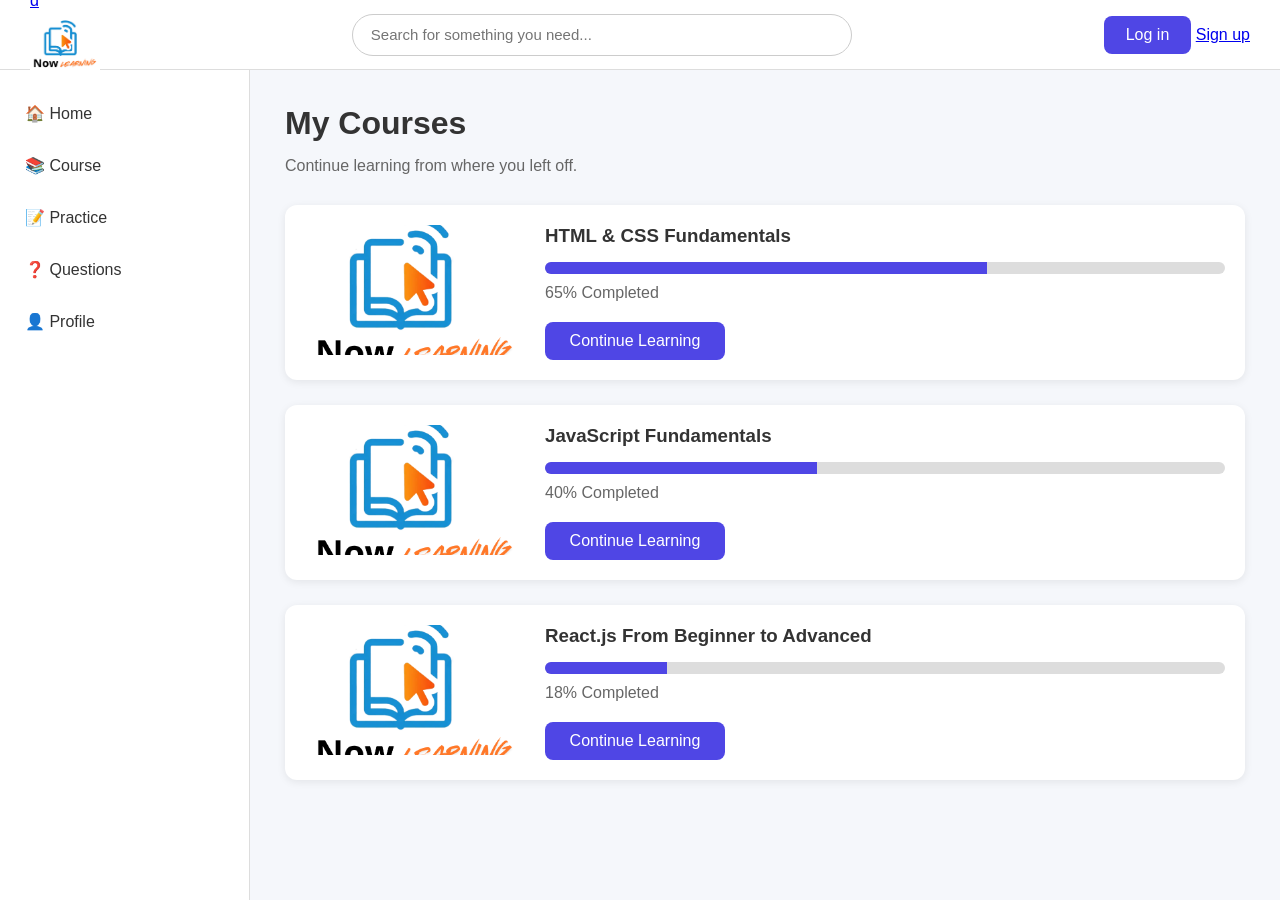
<file: index.html>
<!doctype html>
<html lang="vi">
  <head>
    <meta charset="UTF-8" />
    <meta name="viewport" content="width=device-width, initial-scale=1.0" />
    <title>Now Learning</title>
    <link rel="stylesheet" href="css/index.css" />
  </head>
  <body>
    <!-- Header -->
    <header class="header">
      <nav class="top-navbar">
        <!-- Logo -->
        <div class="logo">
          <a href="index.html">d
            <img src="assets/logo.png" alt="Now Learning Logo" />
          </a>
        </div>

        <!-- Thanh tìm kiếm -->
        <div class="search-area">
          <input
            type="search"
            id="course-search"
            class="search-input"
            placeholder="Search for something you need..."
          />
        </div>

        <!-- Tài khoản -->
        <div class="user-actions">
          <a href="login.html" class="login-btn">Log in</a>
          <a href="signup.html" class="signup-btn">Sign up</a>
          <a href="#" class="logout-btn">Log out</a>
        </div>
      </nav>
    </header>

    <!-- Nội dung chính -->
    <div class="page-layout">
      <!-- Sidebar -->
      <aside class="sidebar">
        <nav class="sidebar-nav">
          <ul class="sidebar-menu">
            <li class="menu-item">
              <a href="index.html" class="menu-link"> 🏠 Home </a>
            </li>

            <li class="menu-item">
              <a href="courses.html" class="menu-link"> 📚 Course </a>
            </li>

            <li class="menu-item">
              <a href="#" class="menu-link"> 📝 Practice </a>
            </li>

            <li class="menu-item">
              <a href="#" class="menu-link"> ❓ Questions</a>
            </li>

            <li class="menu-item">
              <a href="#" class="menu-link"> 👤 Profile </a>
            </li>
          </ul>
        </nav>
      </aside>

      <!-- Nội dung -->
      <main class="main-content">
        <h1>My Courses</h1>

        <p class="page-description">
          Continue learning from where you left off.
        </p>

        <div class="course-list">
          <div class="course-card">
            <img src="assets/course-html.jpg" alt="HTML CSS" />

            <div class="course-info">
              <h3>HTML & CSS Fundamentals</h3>

              <div class="progress-bar">
                <div class="progress" style="width: 65%"></div>
              </div>

              <span>65% Completed</span>

              <a href="#" class="continue-btn"> Continue Learning </a>
            </div>
          </div>

          <div class="course-card">
            <img src="assets/course-html.jpg" alt="JavaScript" />

            <div class="course-info">
              <h3>JavaScript Fundamentals</h3>

              <div class="progress-bar">
                <div class="progress" style="width: 40%"></div>
              </div>

              <span>40% Completed</span>

              <a href="#" class="continue-btn"> Continue Learning </a>
            </div>
          </div>

          <div class="course-card">
            <img src="assets/course-html.jpg" alt="React" />

            <div class="course-info">
              <h3>React.js From Beginner to Advanced</h3>

              <div class="progress-bar">
                <div class="progress" style="width: 18%"></div>
              </div>

              <span>18% Completed</span>

              <a href="#" class="continue-btn"> Continue Learning </a>
            </div>
          </div>
        </div>
      </main>
    </div>
    <script src="js/index.js"></script>
  </body>
</html>
</file>
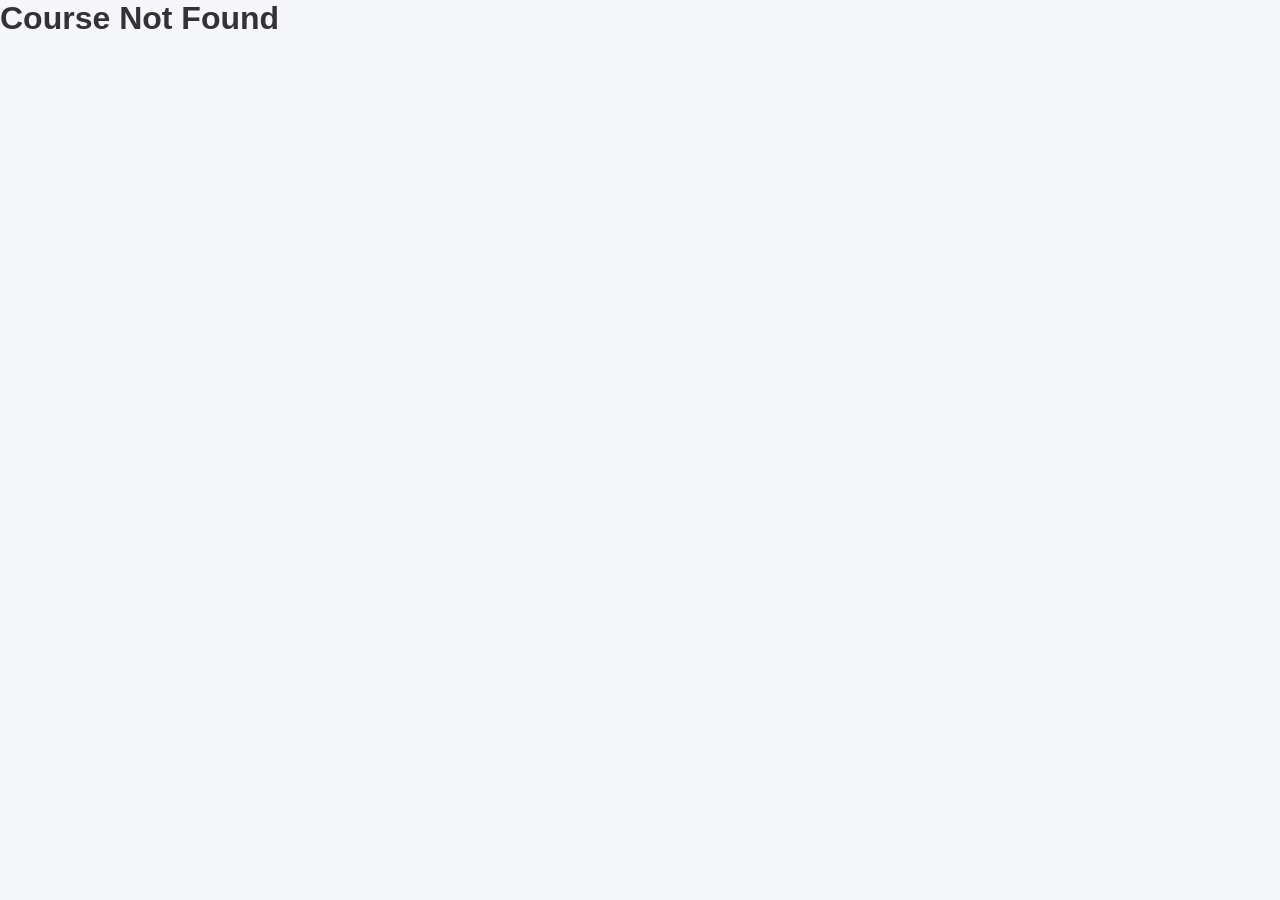
<file: course-detail.html>
<!doctype html>
<html lang="vi">
  <head>
    <meta charset="UTF-8" />
    <meta name="viewport" content="width=device-width, initial-scale=1.0" />
    <title>Now Learning</title>
    <link rel="stylesheet" href="css/index.css" />
    <link rel="stylesheet" href="css/courses-detail.css" />
  </head>
  <body>
    <!-- Header -->
    <header class="header">
      <nav class="top-navbar">
        <!-- Logo -->
        <div class="logo">
          <a href="index.html">
            <img src="assets/logo.png" alt="Now Learning Logo" />
          </a>
        </div>

        <!-- Thanh tìm kiếm -->
        <div class="search-area">
          <input
            type="search"
            id="course-search"
            class="search-input"
            placeholder="Search for something you need..."
          />
        </div>

        <!-- Tài khoản -->
        <div class="user-actions">
          <a href="login.html" class="login-btn">Log in</a>
          <a href="signup.html" class="signup-btn">Sign up</a>
          <a href="#" class="logout-btn">Log out</a>
        </div>
      </nav>
    </header>

    <!-- Nội dung chính -->
    <div class="page-layout">
      <!-- Sidebar -->
      <aside class="sidebar">
        <nav class="sidebar-nav">
          <ul class="sidebar-menu">
            <li class="menu-item">
              <a href="index.html" class="menu-link"> 🏠 Home </a>
            </li>

            <li class="menu-item">
              <a href="courses.html" class="menu-link"> 📚 Course </a>
            </li>

            <li class="menu-item">
              <a href="#" class="menu-link"> 📝 Practice </a>
            </li>

            <li class="menu-item">
              <a href="#" class="menu-link"> ❓ Questions</a>
            </li>

            <li class="menu-item">
              <a href="#" class="menu-link"> 👤 Profile </a>
            </li>
          </ul>
        </nav>
      </aside>

      <!-- Nội dung -->
      <main class="main-content">
        <!-- Tiêu đề -->
        <section class="course-header">
          <h1 id="courseTitle"></h1>
          <p class="course-meta">
            <span id="courseCategory"></span> • <span id="courseLevel"></span> •
            <span id="courseDuration"></span>
          </p>
        </section>

        <!-- Thông tin -->
        <section class="course-overview">
          <div class="course-image">
            <img id="courseImage" src="" alt="Course Image" />
          </div>

          <div class="course-summary">
            <h2 id="coursePrice"></h2>

            <p id="courseDescription"></p>

            <div class="teacher">
              <strong>Instructor</strong>
              <p id="courseInstructor"></p>
            </div>

            <button class="join-btn" id="actionBtn">Join Now</button>
          </div>
        </section>

        <!-- Danh sách -->
        <section class="lesson-section">
          <h2>Course Content</h2>

          <ul id="lessonList"></ul>
        </section>

        <!-- Đánh giá -->
        <section class="review-section">
          <h2>Student Reviews</h2>

          <div id="reviewList"></div>
        </section>

        <!-- Comment -->
        <section class="write-review">
          <h2>Write Review</h2>

          <textarea
            id="reviewText"
            placeholder="Write your review..."
          ></textarea>

          <button id="submitReview">Submit</button>
        </section>
      </main>
    </div>
    <script src="js/data.js"></script>
    <script src="js/course-detail.js"></script>
  </body>
</html>
</file>
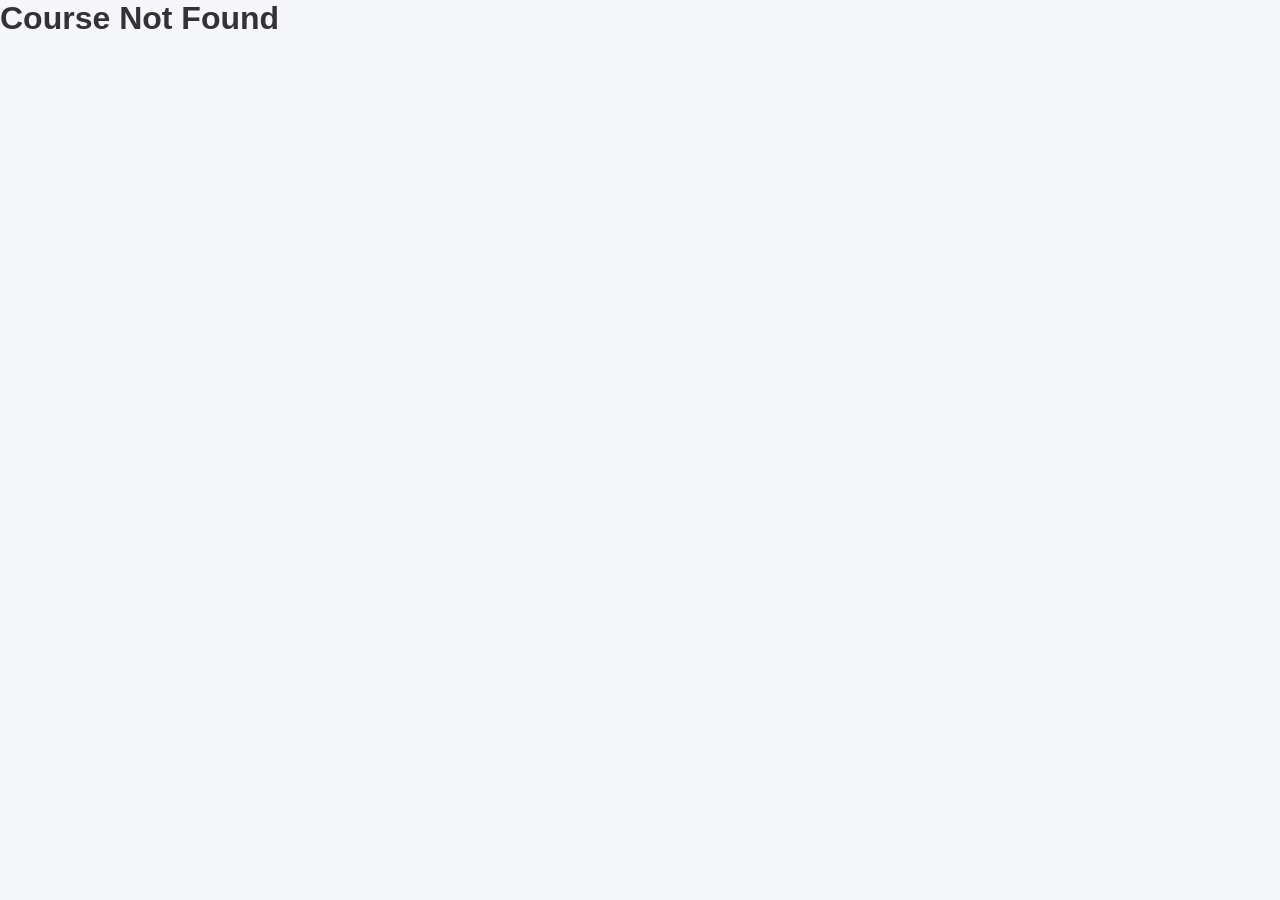
<file: courses-detail.html>
<!doctype html>
<html lang="vi">
  <head>
    <meta charset="UTF-8" />
    <meta name="viewport" content="width=device-width, initial-scale=1.0" />
    <title>Now Learning</title>
    <link rel="stylesheet" href="css/index.css" />
    <link rel="stylesheet" href="css/courses-detail.css" />
  </head>
  <body>
    <!-- Header -->
    <header class="header">
      <nav class="top-navbar">
        <!-- Logo -->
        <div class="logo">
          <a href="index.html">
            <img src="assets/logo.png" alt="Now Learning Logo" />
          </a>
        </div>

        <!-- Thanh tìm kiếm -->
        <div class="search-area">
          <input
            type="search"
            id="course-search"
            class="search-input"
            placeholder="Search for something you need..."
          />
        </div>

        <!-- Tài khoản -->
        <div class="user-actions">
          <a href="login.html" class="login-btn">Log in</a>
          <a href="signup.html" class="signup-btn">Sign up</a>
          <a href="#" class="logout-btn">Log out</a>
        </div>
      </nav>
    </header>

    <!-- Nội dung chính -->
    <div class="page-layout">
      <!-- Sidebar -->
      <aside class="sidebar">
        <nav class="sidebar-nav">
          <ul class="sidebar-menu">
            <li class="menu-item">
              <a href="index.html" class="menu-link"> 🏠 Home </a>
            </li>

            <li class="menu-item">
              <a href="courses.html" class="menu-link"> 📚 Course </a>
            </li>

            <li class="menu-item">
              <a href="#" class="menu-link"> 📝 Practice </a>
            </li>

            <li class="menu-item">
              <a href="#" class="menu-link"> ❓ Questions</a>
            </li>

            <li class="menu-item">
              <a href="#" class="menu-link"> 👤 Profile </a>
            </li>
          </ul>
        </nav>
      </aside>

      <!-- Nội dung -->
      <main class="main-content">
        <!-- Tiêu đề -->
        <section class="course-header">
          <h1 id="courseTitle"></h1>
          <p class="course-meta">
            <span id="courseCategory"></span> • <span id="courseLevel"></span> •
            <span id="courseDuration"></span>
          </p>
        </section>

        <!-- Thông tin -->
        <section class="course-overview">
          <div class="course-image">
            <img id="courseImage" src="" alt="Course Image" />
          </div>

          <div class="course-summary">
            <h2 id="coursePrice"></h2>

            <p id="courseDescription"></p>

            <div class="teacher">
              <strong>Instructor</strong>
              <p id="courseInstructor"></p>
            </div>

            <button class="join-btn" id="actionBtn">Join Now</button>
          </div>
        </section>

        <!-- Danh sách -->
        <section class="lesson-section">
          <h2>Course Content</h2>

          <ul id="lessonList"></ul>
        </section>

        <!-- Đánh giá -->
        <section class="review-section">
          <h2>Student Reviews</h2>

          <div id="reviewList"></div>
        </section>

        <!-- Comment -->
        <section class="write-review">
          <h2>Write Review</h2>

          <textarea
            id="reviewText"
            placeholder="Write your review..."
          ></textarea>

          <button id="submitReview">Submit</button>
        </section>
      </main>
    </div>
    <script src="js/data.js"></script>
    <script src="js/courses-detail.js"></script>
  </body>
</html>
</file>
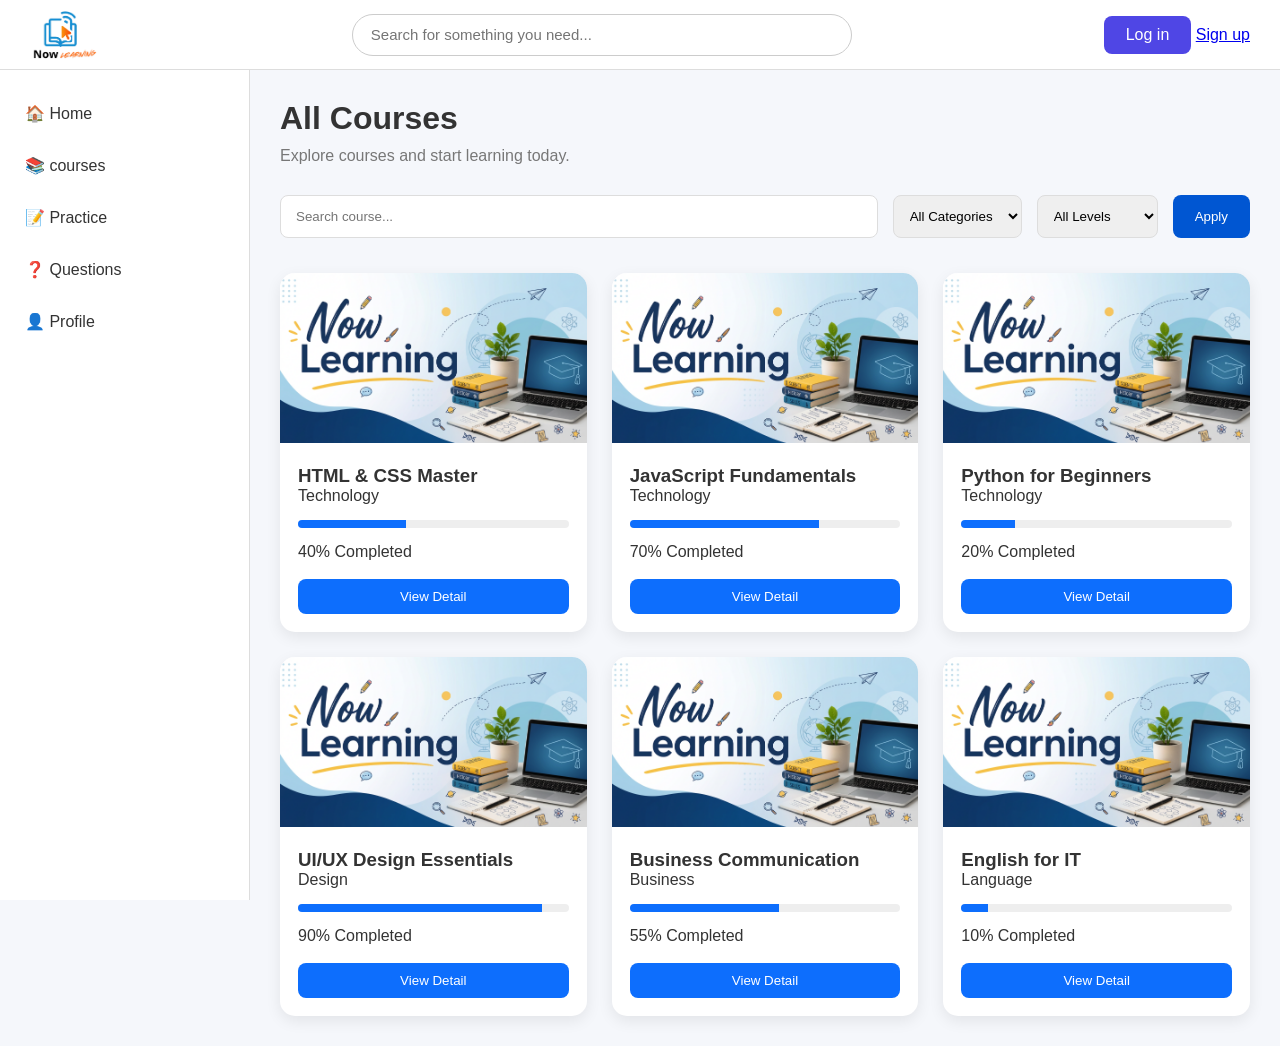
<file: courses.html>
<!doctype html>
<html lang="vi">
  <head>
    <meta charset="UTF-8" />
    <meta name="viewport" content="width=device-width, initial-scale=1.0" />
    <title>Now Learning</title>
    <link rel="stylesheet" href="css/courses.css" />
  </head>
  <body>
    <!-- Header -->
    <header class="header">
      <nav class="top-navbar">
        <!-- Logo -->
        <div class="logo">
          <a href="index.html">
            <img src="assets/logo.png" alt="Now Learning Logo" />
          </a>
        </div>

        <!-- Thanh tìm kiếm -->
        <div class="search-area">
          <input
            type="search"
            id="course-search"
            class="search-input"
            placeholder="Search for something you need..."
          />
        </div>

        <!-- Tài khoản -->
        <div class="user-actions">
          <a href="login.html" class="login-btn">Log in</a>
          <a href="signup.html" class="signup-btn">Sign up</a>
          <a href="#" class="logout-btn">Log out</a>
        </div>
      </nav>
    </header>

    <!-- Nội dung chính -->
    <div class="page-layout">
      <!-- Sidebar -->
      <aside class="sidebar">
        <nav class="sidebar-nav">
          <ul class="sidebar-menu">
            <li class="menu-item">
              <a href="index.html" class="menu-link"> 🏠 Home </a>
            </li>

            <li class="menu-item">
              <a href="courses.html" class="menu-link"> 📚 courses </a>
            </li>

            <li class="menu-item">
              <a href="#" class="menu-link"> 📝 Practice </a>
            </li>

            <li class="menu-item">
              <a href="#" class="menu-link"> ❓ Questions</a>
            </li>

            <li class="menu-item">
              <a href="#" class="menu-link"> 👤 Profile </a>
            </li>
          </ul>
        </nav>
      </aside>

      <!-- Nội dung -->
      <main class="main-content">
        <div class="page-title">
          <h1>All Courses</h1>
          <p>Explore courses and start learning today.</p>
        </div>

        <!-- Bộ lọc -->
        <section class="course-filter">
          <input
            type="text"
            placeholder="Search course..."
            class="filter-search"
          />

          <select class="filter-select">
            <option>All Categories</option>
            <option>Technology</option>
            <option>Language</option>
            <option>Business</option>
          </select>

          <select class="filter-select">
            <option>All Levels</option>
            <option>Beginner</option>
            <option>Intermediate</option>
            <option>Advanced</option>
          </select>

          <button class="filter-btn">Apply</button>
        </section>

        <!-- Danh sách khóa học -->

        <section class="course-grid" id="courseGrid">

        </section>
      </main>
    </div>
    <script src="js/data.js"></script>
    <script src="js/courses.js"></script>
  </body>
</html>
</file>
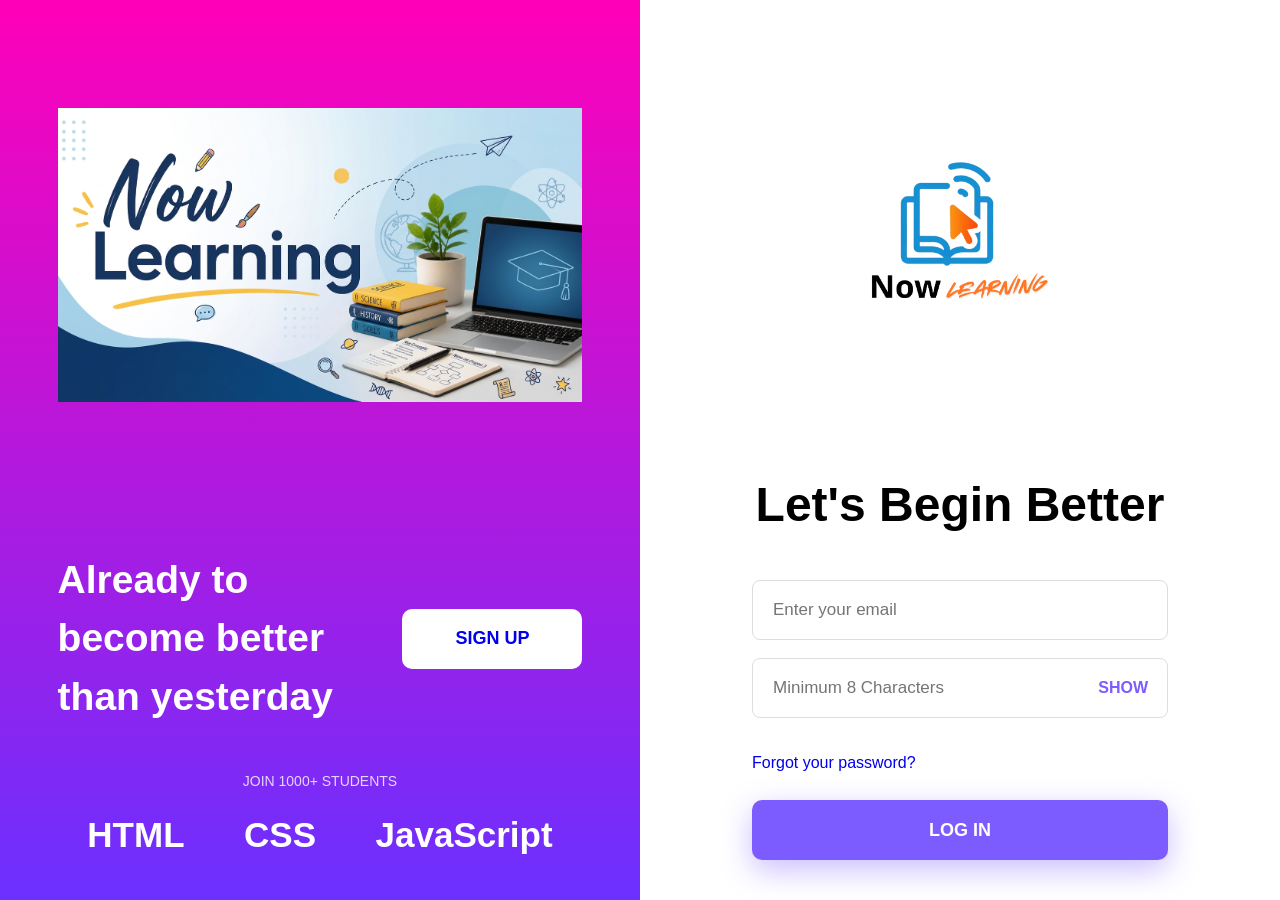
<file: login.html>
<!doctype html>
<html lang="en">
  <head>
    <meta charset="UTF-8" />
    <meta name="viewport" content="width=device-width, initial-scale=1.0" />
    <title>Login</title>

    <link rel="stylesheet" href="css/signup.css" />
  </head>

  <body>
    <div class="container">
      <!-- LEFT -->
      <section class="left">
        <div class="left-content">
          <div class="image-box">
            <img src="assets/banner.jpg" alt="Ảnh eLearning" />
          </div>

          <div class="login-box">
            <p>Already to become better than yesterday</p>

            <a href="signup.html" class="button">SIGN UP</a>
          </div>

          <div class="partner">
            <span>JOIN 1000+ STUDENTS</span>

            <div class="brands">
              <h2>HTML</h2>
              <h2>CSS</h2>
              <h2>JavaScript</h2>
            </div>
          </div>
        </div>
      </section>

      <!-- RIGHT -->
      <section class="right">
        <div class="right-content">
          <form class="form">
            <img class="logo" src="assets/logo.png" alt="Logo" />

            <h1>Let's Begin Better</h1>

            <input type="email" placeholder="Enter your email" />

            <div class="password">
              <input
                id="password"
                type="password"
                placeholder="Minimum 8 Characters"
              />
              <span class="togglePassword">SHOW</span>
            </div>
            <p id="message"></p>
            <a href="#" class="forgotPass">Forgot your password?</a>
            <button type="submit" class="signup">LOG IN</button>
          </form>
        </div>
      </section>
    </div>
  </body>
  <script src="js/login.js"></script>
</html>
</file>
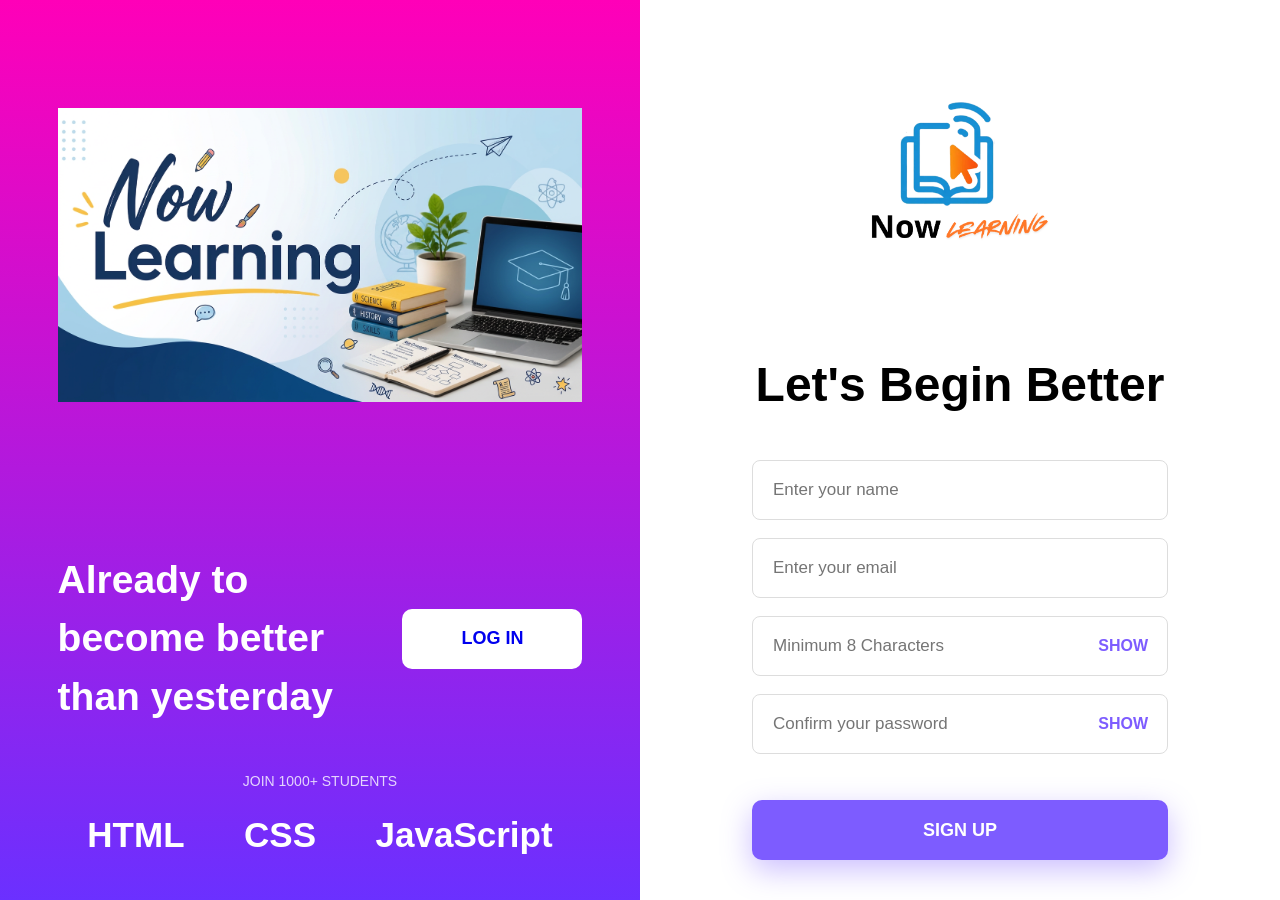
<file: signup.html>
<!doctype html>
<html lang="en">
  <head>
    <meta charset="UTF-8" />
    <meta name="viewport" content="width=device-width, initial-scale=1.0" />
    <title>Login</title>

    <link rel="stylesheet" href="css/signup.css" />
  </head>

  <body>
    <div class="container">
      <!-- LEFT -->
      <section class="left">
        <div class="left-content">
          <div class="image-box">
            <img src="assets/banner.jpg" alt="Ảnh eLearning" />
          </div>

          <div class="login-box">
            <p>Already to become better than yesterday</p>

            <a href="login.html" class="button">LOG IN</a>
          </div>

          <div class="partner">
            <span>JOIN 1000+ STUDENTS</span>

            <div class="brands">
              <h2>HTML</h2>
              <h2>CSS</h2>
              <h2>JavaScript</h2>
            </div>
          </div>
        </div>
      </section>

      <!-- RIGHT -->
      <section class="right">
        <div class="right-content">
          <form class="form">
            <img class="logo" src="assets/logo.png" alt="Logo" />

            <h1>Let's Begin Better</h1>

            <input type="text" placeholder="Enter your name" />

            <input type="email" placeholder="Enter your email" />

            <div class="password">
              <input
                id="password"
                type="password"
                placeholder="Minimum 8 Characters"
              />
              <span class="togglePassword">SHOW</span>
            </div>

            <div class="password">
              <input
                id="confirmPassword"
                type="password"
                placeholder="Confirm your password"
              />
              <span class="togglePassword">SHOW</span>
            </div>

            <p id="message"></p>
            <button type="submit" class="signup">SIGN UP</button>
          </form>
        </div>
      </section>
    </div>
  </body>
  <script src="js/signup.js"></script>
</html>
</file>
<file: css/index.css>
/* ===========================
   RESET
=========================== */

* {
  margin: 0;
  padding: 0;
  box-sizing: border-box;
}

body {
  font-family: Arial, Helvetica, sans-serif;
  background: #f5f7fb;
  color: #333;
}

/* ===========================
   HEADER
=========================== */

.header {
  width: 100%;
  height: 70px;
  background: #ffffff;
  border-bottom: 1px solid #ddd;
  position: fixed;
  top: 0;
  left: 0;
  z-index: 1000;
}

.top-navbar {
  width: 100%;
  height: 100%;
  padding: 0 30px;

  display: flex;
  align-items: center;
  justify-content: space-between;
}

/* ===========================
   LOGO
=========================== */

.logo img {
  max-width: 70px;
  height: auto;
  display: block;
}

/* ===========================
   SEARCH
=========================== */

.search-area {
  flex: 1;
  display: flex;
  justify-content: center;
  margin: 0 40px;
}

.search-input {
  width: 500px;
  max-width: 100%;
  height: 42px;

  padding: 0 18px;

  border: 1px solid #ccc;
  border-radius: 25px;

  font-size: 15px;
  outline: none;
}

.search-input:focus {
  border-color: #4f46e5;
}

/* ===========================
   LOGIN
=========================== */

.login-btn {
  display: inline-block;

  padding: 10px 22px;

  background: #4f46e5;
  color: white;

  text-decoration: none;
  border-radius: 8px;

  transition: 0.3s;
}

.login-btn:hover {
  background: #372fc7;
}

.logout-btn{
  display: none;
}
/* ===========================
   LAYOUT
=========================== */

.page-layout {
  display: flex;
  margin-top: 70px;
}

/* ===========================
   SIDEBAR
=========================== */

.sidebar {
  width: 250px;
  height: calc(100vh - 70px);

  background: white;
  border-right: 1px solid #ddd;

  position: fixed;
  left: 0;
  top: 70px;

  overflow-y: auto;
}

.sidebar-nav {
  padding: 20px 0;
}

.sidebar-menu {
  list-style: none;
}

.menu-item {
  margin-bottom: 5px;
}

.menu-link {
  display: block;

  padding: 14px 25px;

  color: #333;
  text-decoration: none;

  transition: 0.25s;
}

.menu-link:hover {
  background: #4f46e5;
  color: white;
}

.menu-item.active .menu-link {
  background: #4f46e5;
  color: white;
}

/* ===========================
   MAIN CONTENT
=========================== */

.main-content {
  flex: 1;

  margin-left: 250px;

  padding: 35px;
}

.main-content h1 {
  margin-bottom: 15px;
}

/* ===========================
   DASHBOARD
=========================== */

.page-description{
    color:#666;
    margin-bottom:30px;
}

.course-list{
    display:flex;
    flex-direction:column;
    gap:25px;
}

.course-card{
    display:flex;
    gap:20px;

    background:#fff;

    padding:20px;

    border-radius:12px;

    box-shadow:0 2px 8px rgba(0,0,0,.08);
}

.course-card img{
    width:220px;
    height:130px;

    object-fit:cover;

    border-radius:10px;
}

.course-info{
    flex:1;

    display:flex;
    flex-direction:column;
}

.course-info h3{
    margin-bottom:15px;
}

.progress-bar{
    width:100%;
    height:12px;

    background:#ddd;

    border-radius:10px;

    overflow:hidden;

    margin-bottom:10px;
}

.progress{
    height:100%;

    background:#4f46e5;
}

.course-info span{
    color:#666;
    margin-bottom:20px;
}

.continue-btn{
    width:180px;

    padding:10px;

    text-align:center;

    text-decoration:none;

    color:#fff;

    background:#4f46e5;

    border-radius:8px;

    transition:.3s;
}

.continue-btn:hover{
    background:#372fc7;
}

@media(max-width:768px){

    .course-card{
        flex-direction:column;
    }

    .course-card img{
        width:100%;
        height:220px;
    }

    .continue-btn{
        width:100%;
    }

}

/* ===========================
   RESPONSIVE
=========================== */

@media (max-width: 768px) {
  .top-navbar {
    padding: 0 15px;
  }

  .search-area {
    margin: 0 15px;
  }

  .search-input {
    width: 100%;
  }

  .sidebar {
    width: 200px;
  }

  .main-content {
    margin-left: 200px;
  }

  .logo img {
    width: 120px;
  }
}

@media (max-width: 576px) {
  .sidebar {
    display: none;
  }

  .main-content {
    margin-left: 0;
  }

  .search-area {
    display: none;
  }

  .login-btn {
    padding: 8px 16px;
  }
}
</file>
<file: css/courses-detail.css>
.course-header {
  margin-bottom: 30px;
}

.course-header h1 {
  font-size: 34px;

  margin-bottom: 10px;
}

.course-meta {
  color: #777;
}

.course-overview {
  display: grid;

  grid-template-columns: 2fr 1fr;

  gap: 30px;

  margin-bottom: 40px;
}

.course-image img {
  width: 100%;

  border-radius: 15px;
}

.course-summary {
  background: white;

  padding: 25px;

  border-radius: 15px;

  box-shadow: 0 5px 15px rgba(0, 0, 0, 0.08);
}

.join-btn {
  width: 100%;

  padding: 14px;

  background: #0056d2;

  color: white;

  border: none;

  border-radius: 10px;

  cursor: pointer;

  margin-top: 20px;
}

.course-description {
  margin: 40px 0;
}

.lesson-section {
  background: white;

  padding: 25px;

  border-radius: 15px;

  margin-bottom: 35px;
}

.lesson-section ul {
  list-style: none;
}

.lesson-section li {
  display: flex;

  justify-content: space-between;

  padding: 15px 0;

  border-bottom: 1px solid #eee;
}

.review-section {
  background: white;

  padding: 25px;

  border-radius: 15px;

  margin-bottom: 30px;
}

.review {
  border-bottom: 1px solid #eee;

  padding: 15px 0;
}

.write-review {
  background: white;

  padding: 25px;

  border-radius: 15px;
}

.write-review textarea {
  width: 100%;

  height: 130px;

  padding: 15px;

  margin: 20px 0;

  resize: none;
}

.write-review button {
  padding: 12px 25px;

  background: #0056d2;

  color: white;

  border: none;

  border-radius: 8px;

  cursor: pointer;
}
</file>
<file: css/courses.css>
/* ===========================
   HEADER
=========================== */
/* ===========================
   RESET
=========================== */

* {
  margin: 0;
  padding: 0;
  box-sizing: border-box;
}

body {
  font-family: Arial, Helvetica, sans-serif;
  background: #f5f7fb;
  color: #333;
}

.header {
  width: 100%;
  height: 70px;
  background: #ffffff;
  border-bottom: 1px solid #ddd;
  position: fixed;
  top: 0;
  left: 0;
  z-index: 1000;
}

.top-navbar {
  width: 100%;
  height: 100%;
  padding: 0 30px;

  display: flex;
  align-items: center;
  justify-content: space-between;
}

/* ===========================
   LOGO
=========================== */

.logo img {
  max-width: 70px;
  height: auto;
  display: block;
}

/* ===========================
   SEARCH
=========================== */

.search-area {
  flex: 1;
  display: flex;
  justify-content: center;
  margin: 0 40px;
}

.search-input {
  width: 500px;
  max-width: 100%;
  height: 42px;

  padding: 0 18px;

  border: 1px solid #ccc;
  border-radius: 25px;

  font-size: 15px;
  outline: none;
}

.search-input:focus {
  border-color: #4f46e5;
}

/* ===========================
   LOGIN
=========================== */

.login-btn {
  display: inline-block;

  padding: 10px 22px;

  background: #4f46e5;
  color: white;

  text-decoration: none;
  border-radius: 8px;

  transition: 0.3s;
}

.login-btn:hover {
  background: #372fc7;
}

.logout-btn{
  display: none;
}
/* ===========================
   LAYOUT
=========================== */

.page-layout {
  display: flex;
  margin-top: 70px;
}

/* ===========================
   SIDEBAR
=========================== */

.sidebar {
  width: 250px;
  height: calc(100vh - 70px);

  background: white;
  border-right: 1px solid #ddd;

  position: fixed;
  left: 0;
  top: 70px;

  overflow-y: auto;
}

.sidebar-nav {
  padding: 20px 0;
}

.sidebar-menu {
  list-style: none;
}

.menu-item {
  margin-bottom: 5px;
}

.menu-link {
  display: block;

  padding: 14px 25px;

  color: #333;
  text-decoration: none;

  transition: 0.25s;
}

.menu-link:hover {
  background: #4f46e5;
  color: white;
}

.menu-item.active .menu-link {
  background: #4f46e5;
  color: white;
}

/* MAIN CONTENT */
.main-content {
    margin-left: 250px;            
    width: calc(100% - 250px);
    padding: 30px;
}

.page-title{
    margin-bottom:30px;
}

.page-title h1{

    font-size:32px;

    margin-bottom:10px;

}

.page-title p{

    color:#777;

}

.course-filter{

    display:flex;

    gap:15px;

    margin-bottom:35px;

    flex-wrap:wrap;

}

.filter-search{

    flex:1;

    min-width:250px;

    padding:12px 15px;

    border-radius:8px;

    border:1px solid #ddd;

}

.filter-select{

    padding:12px;

    border-radius:8px;

    border:1px solid #ddd;

}

.filter-btn{

    background:#0056d2;

    color:white;

    border:none;

    padding:12px 22px;

    border-radius:8px;

    cursor:pointer;

}

.course-grid{

    display:grid;

    grid-template-columns:
    repeat(auto-fill,minmax(260px,1fr));

    gap:25px;

}

.course-card{

    background:white;

    border-radius:15px;

    overflow:hidden;

    box-shadow:0 5px 15px rgba(0,0,0,.08);

    transition:.3s;

}

.course-card:hover{

    transform:translateY(-6px);

}

.course-card img{

    width:100%;

    height:170px;

    object-fit:cover;

}

.course-info{

    padding:18px;

}

.progress-bar{

    background:#eee;

    height:8px;

    border-radius:20px;

    overflow:hidden;

    margin:15px 0;

}

.progress-fill{

    width:40%;

    height:100%;

    background:#0d6efd;

}

.detail-btn{

    width:100%;

    margin-top:18px;

    padding:10px;

    background:#0d6efd;

    color:white;

    border:none;

    border-radius:8px;

    cursor:pointer;

}
</file>
<file: css/signup.css>
/* Reset CSS */
*{
    padding: 0;
    margin: 0;
    box-sizing: border-box;
}

body{
    font-family: Arial, Helvetica, sans-serif;
}

.container{
    display: flex;
    height: 100vh;
}

/* Left */

.left{
    width: 50%;
    display: flex;
    background:linear-gradient(180deg,#ff00b8,#6b30ff);
    justify-content: center;
    align-items: center;
}

.left-content{
    width: 82%;
    height: 90%;
    display: flex;
    flex-direction: column;
    justify-content: space-between;
}

/* Ảnh */
.image-box{
    width: 100%;
    height: 420px;
    display: flex;
    justify-content: center;
    align-items: center;
}

.image-box img{
    width: 100%;
    height: 100%;
    object-fit: contain;
    border-radius: 15px;
}
/* Login box */
.login-box{
    display: flex;
    justify-content: space-between;
    align-items: center;
    margin-top: 40px;
}

.login-box p{
    width: 55%;
    color: white;
    font-size: 39px;
    font-weight: bold;
    line-height: 1.5;
}

.button{
    display: flex;
    justify-content: center;
    align-items: center;
    width: 180px;
    height: 60px;
    border: none;
    text-decoration: none;
    border-radius: 10px;
    background-color: #fff;
    font-size: 18px;
    font-weight: bold;
    cursor: pointer;
    transition: .3s;
}

.button:hover{
    transform: scale(1.05);
}

/* Brands */

.partner{
    color:white;
    text-align:center;
}

.partner span{
    font-size:14px;
    opacity:.8;
}

.brands{
    display:flex;
    justify-content:space-around;
    margin-top:25px;
}

.brands h2{

    font-size:35px;
}

/* Right */

.right{
    width: 50%;
    display: flex;
    background-color: #fff;
    justify-content: center;
    align-content: center;
}

.right-content{
    width: 100%;
    display: flex;
    justify-content: center;
}

.form{
    width: 65%;
    display: flex;
    flex-direction: column;
    gap: 18px;
}


.logo{
    width: 200px;
    margin: auto;
}

.form h1{
    text-align: center;
    font-size: 48px;
    margin-bottom: 30px;
}

.form input{
    height: 60px;
    padding: 0 20px;
    border: 1px solid #ddd;
    border-radius: 8px;
    font-size: 17px;
    outline: none;
}

.form input:focus{
    border-color: #7d5cff;
}

.password{
    position: relative;
}

.password input{
    width: 100%;
}

.password span{
    position: absolute;
    top: 50%;
    right: 20px;
    color: #7d5cff;
    font-weight: bold;
    cursor: pointer;
    transform:translateY(-50%);
    user-select: none;
}

.password span:hover{
    color:#5b35ff;
}

.forgotPass{
    display: inline;
    width: auto;
    text-decoration: none;
}

.forgotPass:hover{
    text-decoration: underline;
}

.signup{
    margin-top:10px;
    margin-bottom: 40px;
    height:60px;
    border:none;
    border-radius:10px;
    background:#7d5cff;
    color:white;
    font-size:18px;
    font-weight:bold;
    cursor:pointer;
    box-shadow:0 10px 30px rgba(125,92,255,.4);
    transition:.3s;
}

.signup:hover{
    transform:translateY(-3px);
}
</file>
